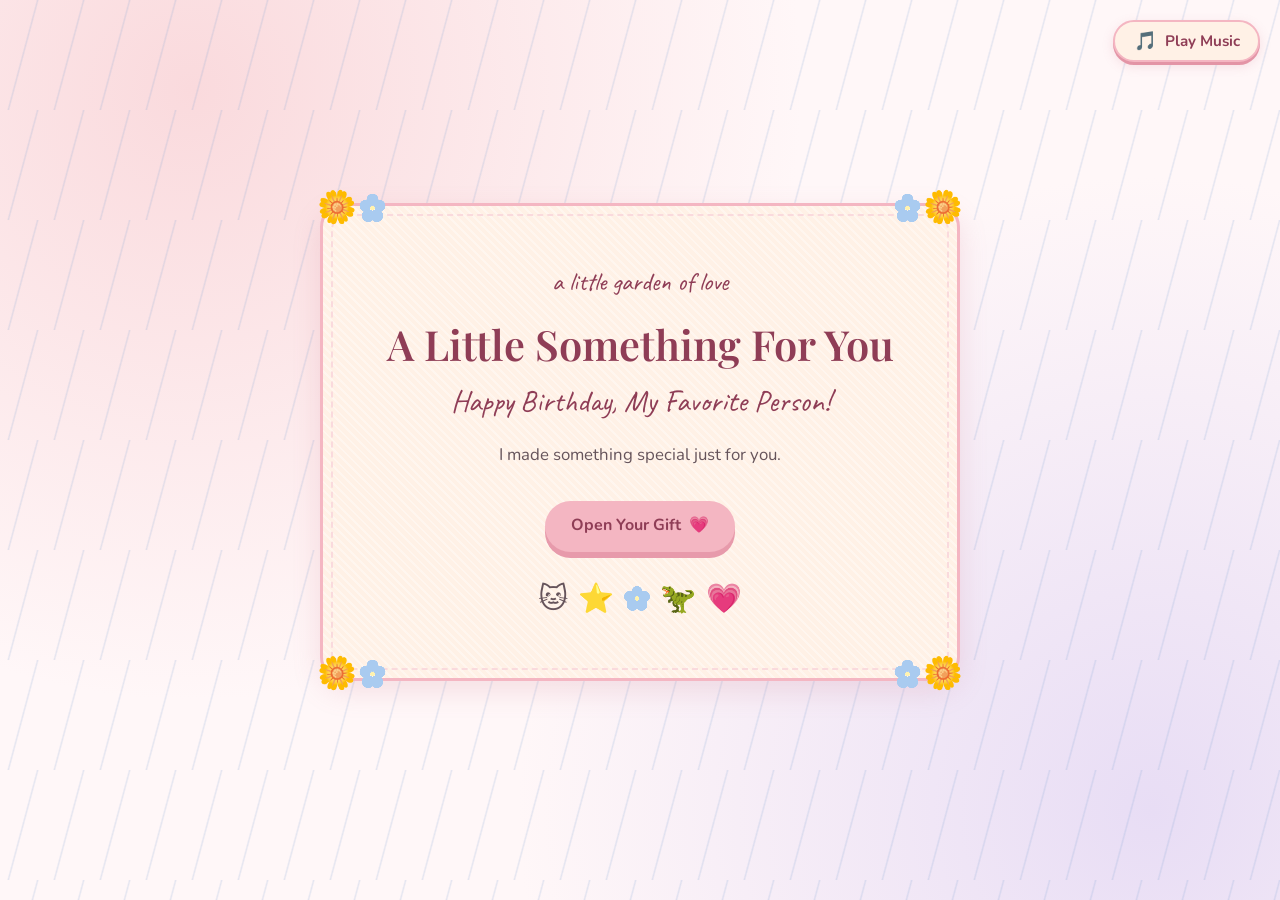
<file: index.html>
<!DOCTYPE html>
<html lang="en">
  <head>
    <meta charset="utf-8">
    <meta name="viewport" content="width=device-width, initial-scale=1">
    <link rel="preconnect" href="https://fonts.googleapis.com">
    <link rel="preconnect" href="https://fonts.gstatic.com" crossorigin>
    <link href="https://fonts.googleapis.com/css2?family=Caveat:wght@500;600&family=Nunito:wght@400;600;700&family=Playfair+Display:wght@500;600&display=swap" rel="stylesheet">
    <link rel="stylesheet" href="css/style.css">
    <title>A Little Something For You</title>
  </head>
  
  <body>
    <audio id="backgroundMusic" loop preload="auto">
      <source src="assets/music/background-music.mp3" type="audio/mpeg">
    </audio>
    <button id="musicButton" class="music-toggle" type="button" aria-label="Play background music">
      <span class="music-icon" aria-hidden="true">🎵</span>
      <span class="music-label">Play Music</span>
    </button>
    <div class="rain" aria-hidden="true"></div>
    <div class="petals" aria-hidden="true">
    <span class="petal" style="--x:8%;--d:11s;--delay:0s"></span><span class="petal" style="--x:22%;--d:14s;--delay:3s"></span>
    <span class="petal" style="--x:38%;--d:12s;--delay:6s"></span><span class="petal" style="--x:55%;--d:15s;--delay:1s"></span>
    <span class="petal" style="--x:68%;--d:10s;--delay:4s"></span><span class="petal" style="--x:80%;--d:13s;--delay:7s"></span>
    <span class="petal" style="--x:92%;--d:12s;--delay:2s"></span><span class="petal" style="--x:46%;--d:16s;--delay:9s"></span>
    </div>
    <main class="page">
      <section class="card" aria-labelledby="t">
        <div class="corner tl sway" aria-hidden="true">🌼<span class="fmn"></span></div>
        <div class="corner tr sway" style="animation-delay:-1.5s" aria-hidden="true"><span class="fmn"></span>🌼</div>
        <div class="corner bl sway" style="animation-delay:-3s" aria-hidden="true">🌼<span class="fmn"></span></div>
        <div class="corner br sway" style="animation-delay:-2s" aria-hidden="true"><span class="fmn"></span>🌼</div>
        <p class="kicker rise" style="--t:.2s">a little garden of love</p>
        <h1 id="t" class="title rise" style="--t:.6s">A Little Something For You</h1>
        <p class="hand rise" style="--t:1s;font-size:1.9rem">Happy Birthday, My Favorite Person!</p>
        <p class="lead rise" style="--t:1.4s">I made something special just for you.</p>
        <div class="rise" style="--t:1.8s"><a class="btn" href="gallery.html">Open Your Gift <span class="heart" aria-hidden="true">💗</span></a></div>
        <div class="flower-row rise" style="--t:2.2s;margin:var(--s3) 0 0" aria-hidden="true">
          <span class="deco float">🐱</span><span class="deco wiggle">⭐</span><span class="fmn"></span><span class="deco float" style="animation-delay:-2s">🦖</span><span class="deco wiggle">💗</span>
        </div>
      </section>
    </main>

    <script src="js/music.js"></script>
  </body>
</html>
</file>
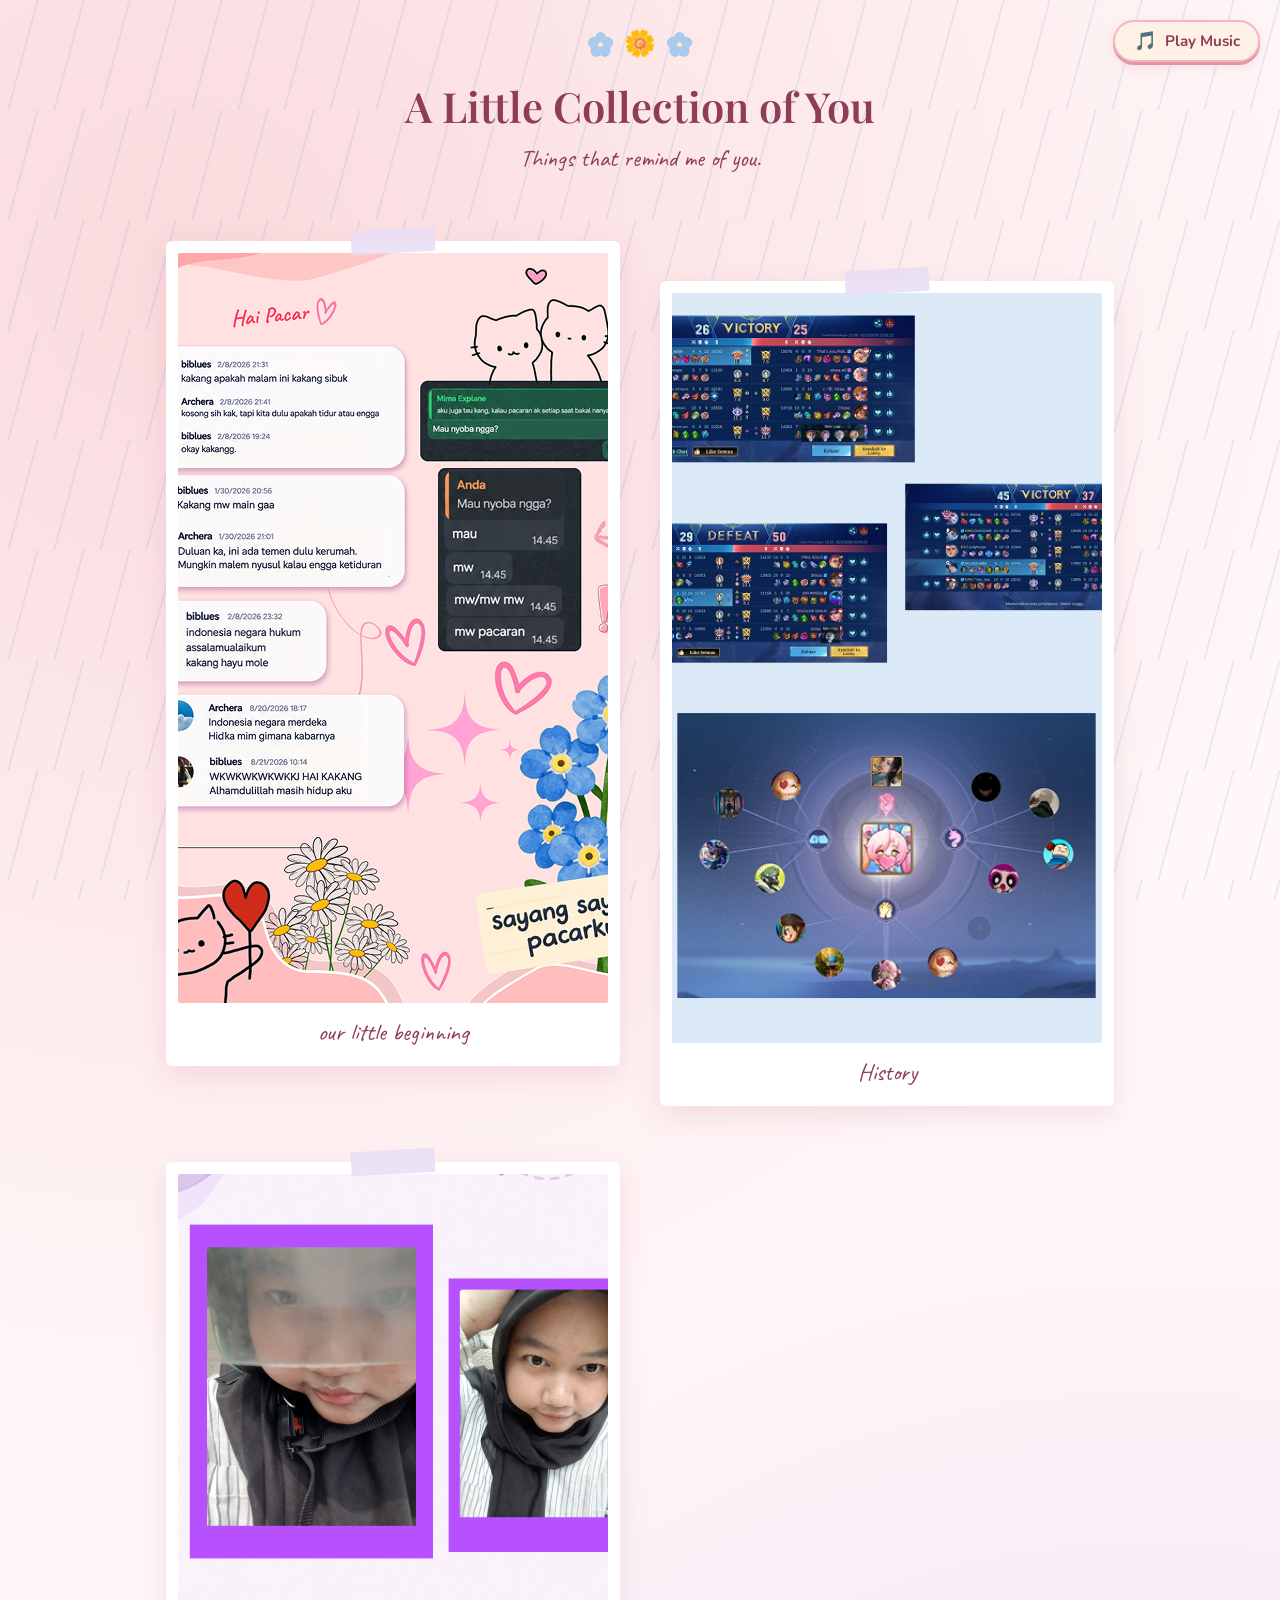
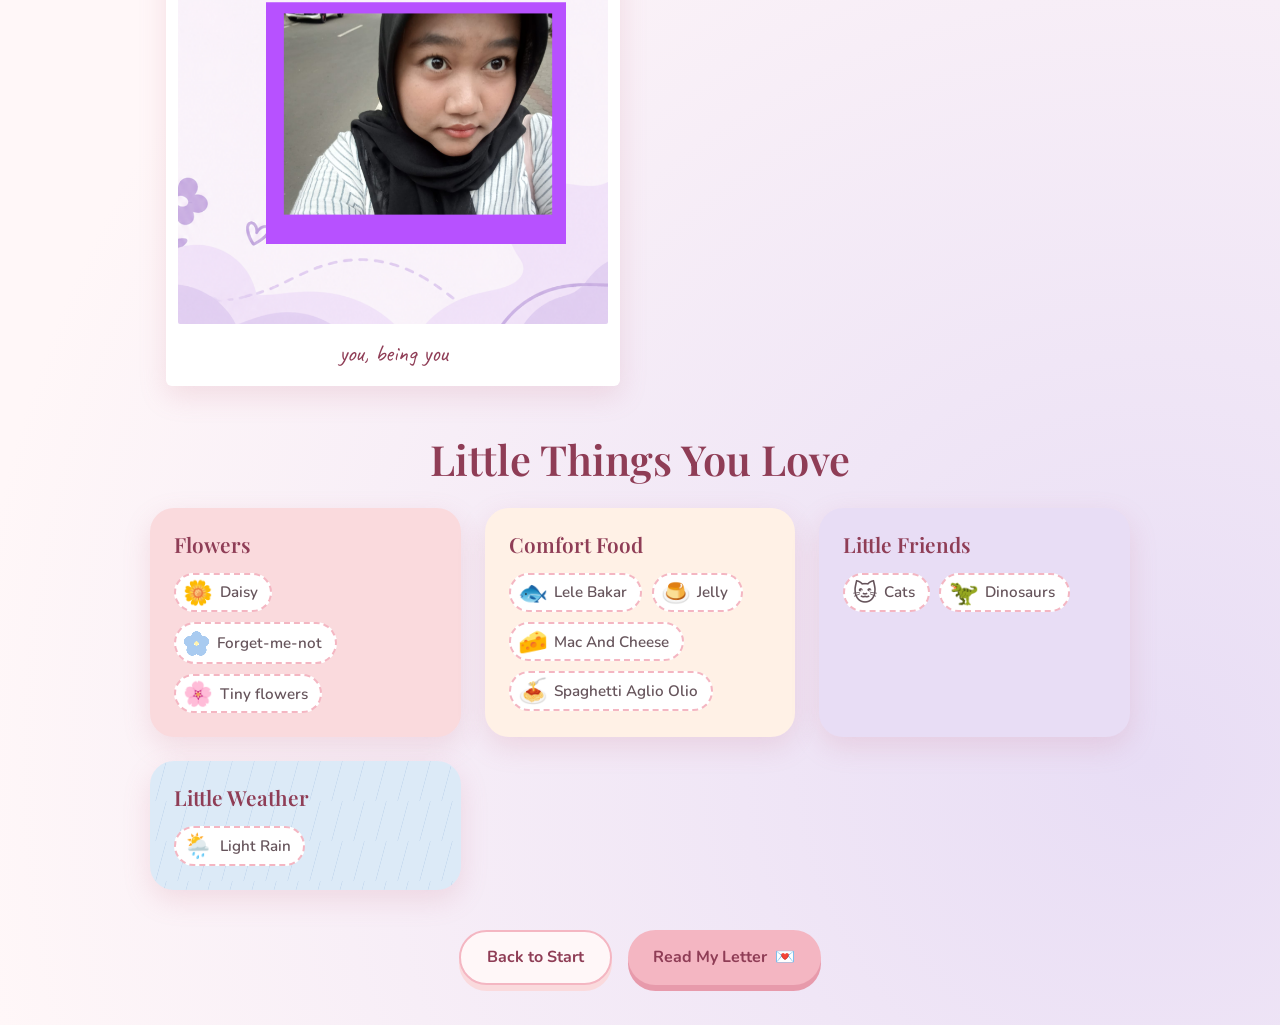
<file: gallery.html>
<!DOCTYPE html>
<html lang="en">
  <head>
    <meta charset="utf-8">
    <meta name="viewport" content="width=device-width, initial-scale=1">
    <link rel="preconnect" href="https://fonts.googleapis.com">
    <link rel="preconnect" href="https://fonts.gstatic.com" crossorigin>
    <link href="https://fonts.googleapis.com/css2?family=Caveat:wght@500;600&family=Nunito:wght@400;600;700&family=Playfair+Display:wght@500;600&display=swap" rel="stylesheet">
    <link rel="stylesheet" href="css/style.css">
    <title>A Little Collection of You</title>
  </head>
  <body>
    <audio id="backgroundMusic" loop preload="auto">
        <source src="assets/music/background-music.mp3" type="audio/mpeg">
    </audio>
    <button id="musicButton" class="music-toggle" type="button" aria-label="Play background music">
      <span class="music-icon" aria-hidden="true">🎵</span>
      <span class="music-label">Play Music</span>
    </button>
    <div class="rain" aria-hidden="true"></div>
    <div class="petals" aria-hidden="true">
    <span class="petal" style="--x:8%;--d:11s;--delay:0s"></span><span class="petal" style="--x:22%;--d:14s;--delay:3s"></span>
    <span class="petal" style="--x:38%;--d:12s;--delay:6s"></span><span class="petal" style="--x:55%;--d:15s;--delay:1s"></span>
    <span class="petal" style="--x:68%;--d:10s;--delay:4s"></span><span class="petal" style="--x:80%;--d:13s;--delay:7s"></span>
    <span class="petal" style="--x:92%;--d:12s;--delay:2s"></span><span class="petal" style="--x:46%;--d:16s;--delay:9s"></span>
    </div>
    <main class="page" style="justify-content:flex-start">
      <header class="head wide">
        <div class="flower-row" aria-hidden="true"><span class="fmn"></span><span class="sway">🌼</span><span class="fmn"></span></div>
        <h1 class="title rise">A Little Collection of You</h1>
        <p class="hand rise" style="--t:.4s">Things that remind me of you.</p>
      </header>

      <!-- Ganti foto: taruh file dengan nama yang sama di assets/images/ dan edit caption/alt -->
      <ul class="polaroids wide">
        <li><figure class="polaroid rise" style="--t:.3s"><img src="assets/images/photo-1.png" alt="Foto kenangan pertama (ganti dengan deskripsi foto)" width="600" height="750"><figcaption>our little beginning</figcaption></figure></li>
        <li><figure class="polaroid rise" style="--t:.6s"><img src="assets/images/photo-2.png" alt="Foto kenangan kedua (ganti dengan deskripsi foto)" width="600" height="750"><figcaption>History</figcaption></figure></li>
        <li><figure class="polaroid rise" style="--t:.9s"><img src="assets/images/photo-3.png" alt="Foto kenangan ketiga (ganti dengan deskripsi foto)" width="600" height="750"><figcaption>you, being you</figcaption></figure></li>
        <!-- <li><figure class="polaroid rise" style="--t:1.2s"><img src="assets/images/photo-4.jpg" alt="Foto kenangan keempat (ganti dengan deskripsi foto)" width="600" height="750"><figcaption>my favorite day</figcaption></figure></li> -->
      </ul>

      <section class="wide" aria-labelledby="loves">
        <h2 id="loves" class="title" style="text-align:center;margin-bottom:var(--s3)">Little Things You Love</h2>
        <div class="loves">
          <article class="love flowers">
            <h3>Flowers</h3>
            <ul class="stickers">
              <li class="sticker"><span class="em">🌼</span>Daisy</li>
              <li class="sticker"><span class="fmn"></span>Forget-me-not</li>
              <li class="sticker"><span class="em">🌸</span>Tiny flowers</li>
            </ul>
          </article>
          <article class="love food">
            <h3>Comfort Food</h3>
            <ul class="stickers">
              <li class="sticker"><span class="em">🐟</span>Lele Bakar</li>
              <li class="sticker"><span class="em">🍮</span>Jelly</li>
              <li class="sticker"><span class="em">🧀</span>Mac And Cheese</li>
              <li class="sticker"><span class="em">🍝</span>Spaghetti Aglio Olio</li>
            </ul>
          </article>
          <article class="love friends">
            <h3>Little Friends</h3>
            <ul class="stickers">
              <li class="sticker"><span class="em">🐱</span>Cats</li>
              <li class="sticker"><span class="em">🦖</span>Dinosaurs</li>
            </ul>
          </article>
          <article class="love weather">
            <div class="mini-rain" aria-hidden="true"></div>
            <h3>Little Weather</h3>
            <ul class="stickers">
              <li class="sticker"><span class="em">🌦️</span>Light Rain</li>
            </ul>
          </article>
        </div>
      </section>

      <nav class="nav" aria-label="Page navigation">
        <a class="btn ghost" href="index.html">Back to Start</a>
        <a class="btn" href="letter.html">Read My Letter <span class="heart" aria-hidden="true">💌</span></a>
      </nav>
    </main>
    <script src="js/music.js"></script>
  </body>
</html>
</file>
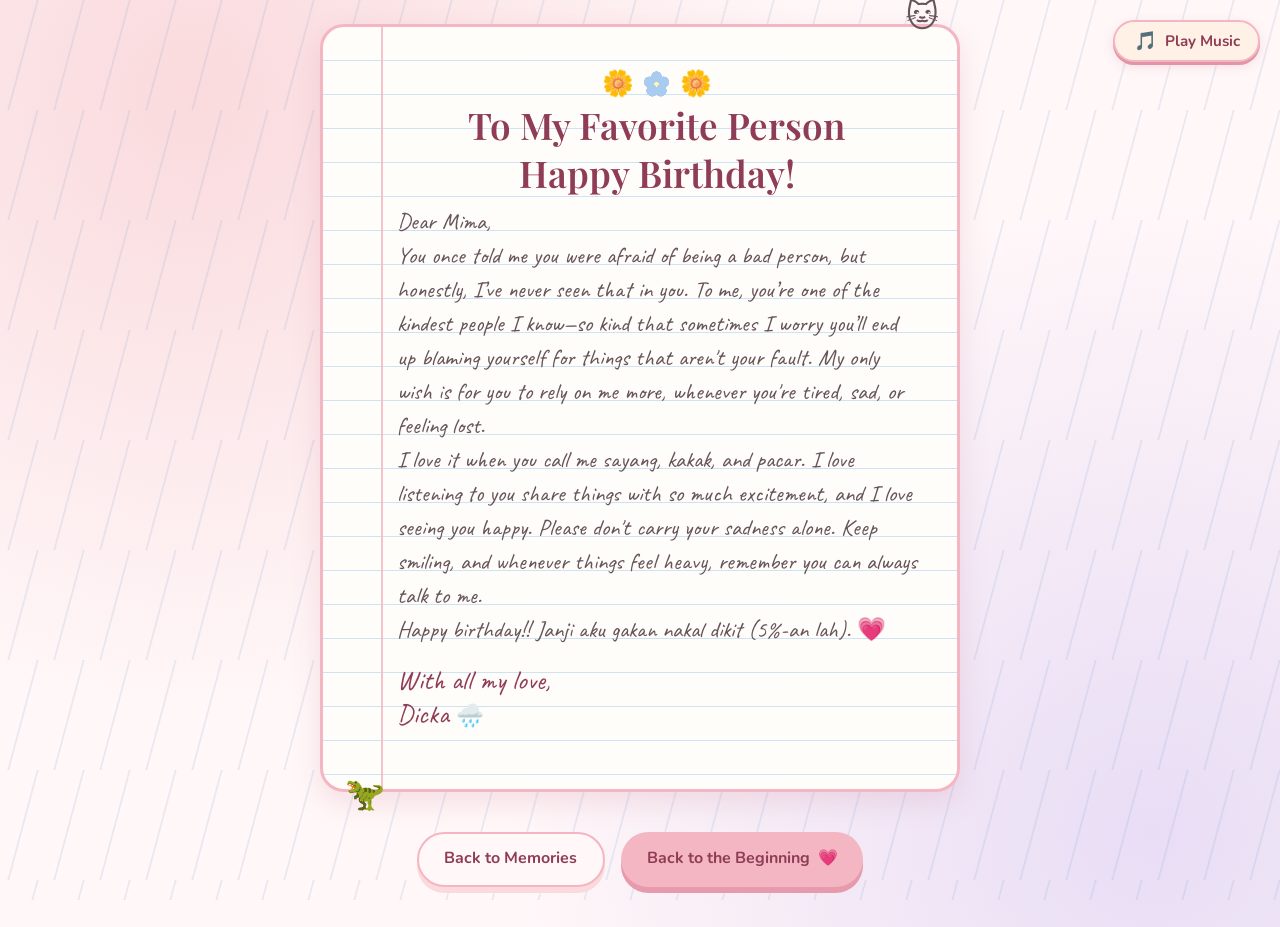
<file: letter.html>
<!DOCTYPE html>
<html lang="en">
  <head>
    <meta charset="utf-8">
    <meta name="viewport" content="width=device-width, initial-scale=1">
    <link rel="preconnect" href="https://fonts.googleapis.com">
    <link rel="preconnect" href="https://fonts.gstatic.com" crossorigin>
    <link href="https://fonts.googleapis.com/css2?family=Caveat:wght@500;600&family=Nunito:wght@400;600;700&family=Playfair+Display:wght@500;600&display=swap" rel="stylesheet">
    <link rel="stylesheet" href="css/style.css">
    <title>To My Favorite Person</title>
  </head>
  <body>
    <audio id="backgroundMusic" loop preload="auto">
      <source src="assets/music/background-music.mp3" type="audio/mpeg">
    </audio>
    <button id="musicButton" class="music-toggle" type="button" aria-label="Play background music">
      <span class="music-icon" aria-hidden="true">🎵</span>
      <span class="music-label">Play Music</span>
    </button>
    <div class="rain" aria-hidden="true"></div>
    <div class="petals" aria-hidden="true">
      <span class="petal" style="--x:8%;--d:11s;--delay:0s"></span><span class="petal" style="--x:22%;--d:14s;--delay:3s"></span>
      <span class="petal" style="--x:38%;--d:12s;--delay:6s"></span><span class="petal" style="--x:55%;--d:15s;--delay:1s"></span>
      <span class="petal" style="--x:68%;--d:10s;--delay:4s"></span><span class="petal" style="--x:80%;--d:13s;--delay:7s"></span>
      <span class="petal" style="--x:92%;--d:12s;--delay:2s"></span><span class="petal" style="--x:46%;--d:16s;--delay:9s"></span>
    </div>
    <main class="page">
      <article class="letter rise" aria-labelledby="t">
        <span class="perch cat wiggle" aria-hidden="true">🐱</span>
        <span class="perch dino wiggle" style="animation-delay:-2s" aria-hidden="true">🦖</span>
        <div class="flower-row" style="margin:0" aria-hidden="true"><span class="sway">🌼</span><span class="fmn"></span><span class="sway" style="animation-delay:-2s">🌼</span></div>
        <h1 id="t">To My Favorite Person<br>Happy Birthday!</h1>
        <!-- EDIT: tulis pesanmu di antara tag <p> berikut -->
        <div class="body">
          <p>Dear Mima,</p>
          <p>You once told me you were afraid of being a bad person, but honestly, I’ve never seen that in you. To me, you’re one of the kindest people I know—so kind that sometimes I worry you’ll end up blaming yourself for things that aren't your fault. My only wish is for you to rely on me more, whenever you're tired, sad, or feeling lost.</p>
          <p>I love it when you call me sayang, kakak, and pacar. I love listening to you share things with so much excitement, and I love seeing you happy. Please don't carry your sadness alone. Keep smiling, and whenever things feel heavy, remember you can always talk to me.</p>
          <p>Happy birthday!! Janji aku gakan nakal dikit (5%-an lah). <span aria-hidden="true">💗</span></p>
        </div>
        <p class="sign">With all my love,<br>Dicka <span class="float deco" style="font-size:1.4rem" aria-hidden="true">🌧️</span></p>
      </article>
      <nav class="nav" aria-label="Page navigation">
        <a class="btn ghost" href="gallery.html">Back to Memories</a>
        <a class="btn" href="index.html">Back to the Beginning <span class="heart" aria-hidden="true">💗</span></a>
      </nav>
    </main>
    <script src="js/music.js"></script>
  </body>
</html>
</file>
<file: css/style.css>
/* A Little Garden of Love — style.css (HTML + CSS only) */
:root{
  --bg:#FFF7F8; --pink:#F4B6C2; --soft:#FADADD; --cream:#FFF1E6;
  --lav:#E8DDF5; --blue:#DCEAF7; --sage:#DDE8D5; --text:#66545B; --rose:#8F3D56;
  --f-head:"Playfair Display",Georgia,serif;
  --f-body:"Nunito",system-ui,-apple-system,"Segoe UI",sans-serif;
  --f-hand:"Caveat","Segoe Print","Comic Sans MS",cursive;
  --s1:.5rem; --s2:1rem; --s3:1.5rem; --s4:2.5rem; --radius:24px;
  --shadow:0 10px 28px rgba(201,111,134,.18);
}
*,*::before,*::after{box-sizing:border-box}
html{scroll-behavior:smooth}
body{margin:0;min-height:100dvh;font-family:var(--f-body);color:var(--text);line-height:1.6;
  background:radial-gradient(circle at 15% 10%,var(--soft),transparent 45%),
             radial-gradient(circle at 90% 90%,var(--lav),transparent 45%),var(--bg);
  overflow-x:hidden}
h1,h2,h3{font-family:var(--f-head);font-weight:600;line-height:1.2;margin:0 0 var(--s1)}
p{margin:0 0 var(--s2)}
a{color:var(--rose)}
:focus-visible{outline:3px solid var(--rose);outline-offset:3px;border-radius:8px}
.hand{font-family:var(--f-hand);font-size:1.5rem;color:var(--rose)}

/* ---------- Layout ---------- */
.page{position:relative;z-index:1;min-height:100dvh;display:flex;flex-direction:column;align-items:center;
  justify-content:center;padding:var(--s3) var(--s2) var(--s4);gap:var(--s3)}
.card{position:relative;width:min(100%,640px);padding:var(--s4) var(--s3);text-align:center;
  background:var(--cream);border:3px solid var(--pink);border-radius:var(--radius);box-shadow:var(--shadow);
  background-image:repeating-linear-gradient(45deg,rgba(255,255,255,.35) 0 2px,transparent 2px 6px)}
.card::after{content:"";position:absolute;inset:8px;border:2px dashed var(--soft);border-radius:calc(var(--radius) - 8px);pointer-events:none}
.card>*{position:relative;z-index:1}

/* ---------- Flowers ---------- */
.fmn{display:inline-block;width:1.7rem;aspect-ratio:1;flex:none;
  background:radial-gradient(circle at 50% 50%,#FFF3B0 0 11%,transparent 12%),
    radial-gradient(circle at 50% 24%,#A9CBF0 0 21%,transparent 22%),
    radial-gradient(circle at 76% 43%,#A9CBF0 0 21%,transparent 22%),
    radial-gradient(circle at 66% 74%,#A9CBF0 0 21%,transparent 22%),
    radial-gradient(circle at 34% 74%,#A9CBF0 0 21%,transparent 22%),
    radial-gradient(circle at 24% 43%,#A9CBF0 0 21%,transparent 22%)}
.flower-row{display:flex;justify-content:center;align-items:center;gap:.6rem;font-size:1.6rem;margin:0 0 var(--s2)}
.corner{position:absolute;z-index:2;font-size:2rem;line-height:1;display:flex;gap:2px;transform-origin:50% 100%}
.corner.tl{top:-14px;left:-6px}.corner.tr{top:-14px;right:-6px}
.corner.bl{bottom:-12px;left:-6px}.corner.br{bottom:-12px;right:-6px}
.sway{animation:sway 5s ease-in-out infinite;transform-origin:50% 100%}
.float{animation:float 6s ease-in-out infinite}
.wiggle{animation:wiggle 4s ease-in-out infinite}
.deco{display:inline-block;font-size:1.8rem}

/* ---------- Text & buttons ---------- */
.kicker{font-family:var(--f-hand);font-size:1.6rem;color:var(--rose)}
.title{font-size:clamp(1.7rem,6.5vw,2.6rem);color:var(--rose)}
.lead{font-size:1.05rem;max-width:34ch;margin-inline:auto}
.btn{display:inline-flex;align-items:center;gap:.5rem;margin-top:var(--s2);padding:.8rem 1.6rem;
  background:var(--pink);color:var(--rose);font-weight:700;text-decoration:none;border-radius:999px;
  box-shadow:0 6px 0 #e79aab;transition:transform .25s,box-shadow .25s}
.btn:hover,.btn:focus-visible{transform:translateY(-4px);box-shadow:0 10px 0 #e79aab}
.btn .heart{display:inline-block;animation:beat 1.6s ease-in-out infinite}
.btn.ghost{background:var(--bg);box-shadow:0 6px 0 var(--soft);border:2px solid var(--pink)}
.nav{display:flex;flex-wrap:wrap;gap:var(--s2);justify-content:center}

/* ---------- Music Control Button ---------- */
#musicButton, .music-toggle {
  position: fixed;
  top: 1.25rem;
  right: 1.25rem;
  z-index: 9999;
  display: inline-flex;
  align-items: center;
  gap: 0.5rem;
  padding: 0.55rem 1.15rem;
  background: var(--cream);
  color: var(--rose);
  font-family: var(--f-body);
  font-size: 0.95rem;
  font-weight: 700;
  border: 2px solid var(--pink);
  border-radius: 999px;
  box-shadow: 0 4px 12px rgba(201, 111, 134, 0.18), 0 3px 0 #e79aab;
  cursor: pointer;
  transition: transform 0.2s ease, box-shadow 0.2s ease, background-color 0.2s ease, border-color 0.2s ease;
  user-select: none;
  -webkit-user-select: none;
}
#musicButton:hover, .music-toggle:hover {
  transform: translateY(-2px);
  box-shadow: 0 6px 16px rgba(201, 111, 134, 0.25), 0 5px 0 #e79aab;
  background: #ffffff;
}
#musicButton:active, .music-toggle:active {
  transform: translateY(2px);
  box-shadow: 0 2px 4px rgba(201, 111, 134, 0.2), 0 1px 0 #e79aab;
}
.music-toggle .music-icon {
  display: inline-block;
  font-size: 1.15rem;
  line-height: 1;
  transition: transform 0.2s ease;
}
.music-toggle.is-playing {
  background: var(--soft);
  border-color: var(--pink);
}
.music-toggle.is-playing .music-icon {
  animation: musicBeat 1.4s ease-in-out infinite;
}
@keyframes musicBeat {
  0%, 100% { transform: scale(1) rotate(0deg); }
  25% { transform: scale(1.18) rotate(-8deg); }
  75% { transform: scale(1.18) rotate(8deg); }
}
@media (max-width: 480px) {
  #musicButton, .music-toggle {
    top: 0.8rem;
    right: 0.8rem;
    padding: 0.45rem 0.85rem;
    font-size: 0.85rem;
    gap: 0.35rem;
  }
}

/* ---------- Gallery ---------- */
.wide{width:min(100%,980px)}
.head{text-align:center}
.polaroids{display:grid;gap:var(--s4) var(--s3);grid-template-columns:1fr;padding:var(--s3) var(--s2);margin:0;list-style:none}
.polaroid{--r:-2deg;position:relative;margin:0;padding:12px 12px 14px;background:#fff;border-radius:6px;
  box-shadow:var(--shadow);transform:rotate(var(--r));transition:transform .3s,box-shadow .3s}
.polaroids li:nth-child(even) .polaroid{--r:2.5deg}.polaroids li:nth-child(3) .polaroid{--r:-1deg}.polaroids li:nth-child(4) .polaroid{--r:3deg}
.polaroid:hover{transform:rotate(var(--r)) translateY(-8px);box-shadow:0 16px 34px rgba(201,111,134,.28)}
.polaroid::before{content:"";position:absolute;top:-12px;left:50%;width:84px;height:24px;translate:-50% 0;
  background:rgba(232,221,245,.85);transform:rotate(-3deg)}
.polaroid img{display:block;width:100%;aspect-ratio:4/5;object-fit:cover;background:var(--soft);border-radius:2px}
.polaroid figcaption{font-family:var(--f-hand);font-size:1.5rem;text-align:center;padding-top:10px;color:var(--rose)}
.loves{display:grid;gap:var(--s3);grid-template-columns:repeat(auto-fit,minmax(250px,1fr))}
.love{position:relative;padding:var(--s3);border-radius:var(--radius);box-shadow:var(--shadow);overflow:hidden;transition:transform .3s}
.love:hover{transform:translateY(-6px)}
.love h3{font-size:1.3rem;color:var(--rose);position:relative}
.love.flowers{background:var(--soft)}.love.food{background:var(--cream)}
.love.friends{background:var(--lav)}.love.weather{background:var(--blue)}
.stickers{position:relative;display:flex;flex-wrap:wrap;gap:.6rem;list-style:none;margin:var(--s2) 0 0;padding:0}
.sticker{display:flex;align-items:center;gap:.4rem;padding:.35rem .8rem .35rem .45rem;background:#fff;
  border:2px dashed var(--pink);border-radius:999px;font-weight:600;font-size:.95rem}
.sticker .em{font-size:1.5rem;line-height:1}
.love .sticker:nth-child(odd){animation:wiggle 5s ease-in-out infinite}
.love .sticker:nth-child(even){animation:wiggle 6s ease-in-out -2s infinite}
.mini-rain{position:absolute;inset:0;opacity:.5;pointer-events:none;
  background:linear-gradient(105deg,transparent 48%,rgba(120,160,210,.45) 50%,transparent 52%) 0 0/22px 40px;
  animation:rain 1.2s linear infinite}

/* ---------- Letter ---------- */
.letter{width:min(100%,640px);text-align:left;padding:var(--s3) var(--s2) var(--s3) 3.2rem;background-color:#fffdf9;
  background-image:repeating-linear-gradient(transparent 0 33px,rgba(169,203,240,.55) 33px 34px);
  line-height:34px;border-radius:var(--radius);border:3px solid var(--pink);box-shadow:var(--shadow);position:relative}
.letter::before{content:"";position:absolute;top:0;bottom:0;left:2.4rem;border-left:2px solid rgba(244,182,194,.8)}
.letter h1{font-size:clamp(1.6rem,6vw,2.3rem);line-height:1.3;color:var(--rose);text-align:center;margin:0 0 var(--s1)}
.letter .body{font-family:var(--f-hand);font-size:1.45rem}
.letter .body p{margin:0}
.sign{font-family:var(--f-hand);font-size:1.7rem;color:var(--rose);margin-top:var(--s2)}
.perch{position:absolute;font-size:2rem;line-height:1}
.perch.cat{top:-26px;right:18px}.perch.dino{bottom:-22px;left:22px}

/* ---------- Background effects ---------- */
.rain{position:fixed;inset:0;z-index:0;pointer-events:none;opacity:.4;
  background:linear-gradient(105deg,transparent 48%,rgba(120,160,210,.5) 50%,transparent 52%) 0 0/46px 110px;
  animation:rain 1.8s linear infinite}
.petals{position:fixed;inset:0;z-index:0;pointer-events:none;overflow:hidden}
.petal{position:absolute;top:-6%;left:var(--x);width:12px;height:16px;background:var(--pink);
  border-radius:80% 0 80% 0;opacity:.8;animation:fall var(--d) linear var(--delay) infinite}
.petal:nth-child(3n){background:var(--lav)}.petal:nth-child(4n){background:var(--soft);width:9px;height:12px}

/* ---------- Entrance ---------- */
.rise{opacity:0;animation:rise .9s ease forwards;animation-delay:var(--t,0s)}

/* ---------- Keyframes ---------- */
@keyframes sway{0%,100%{transform:rotate(-6deg)}50%{transform:rotate(6deg)}}
@keyframes float{0%,100%{transform:translateY(0)}50%{transform:translateY(-10px)}}
@keyframes wiggle{0%,100%{transform:rotate(-3deg)}50%{transform:rotate(3deg)}}
@keyframes beat{0%,100%{transform:scale(1)}50%{transform:scale(1.25)}}
@keyframes rise{from{opacity:0;transform:translateY(14px)}to{opacity:1;transform:none}}
@keyframes rain{to{background-position:-23px 110px}}
@keyframes fall{0%{transform:translate(0,0) rotate(0)}50%{transform:translate(30px,55vh) rotate(180deg)}
  100%{transform:translate(-20px,112vh) rotate(360deg)}}

/* ---------- Larger screens ---------- */
@media (min-width:640px){
  .card{padding:3.5rem 3rem}
  .polaroids{grid-template-columns:repeat(2,1fr)}
  .polaroids li:nth-child(even){margin-top:var(--s4)}
  .letter{padding:var(--s4) var(--s4) var(--s4) 4.6rem}
  .letter::before{left:3.6rem}
}
@media (min-width:960px){.polaroids{gap:3.5rem 2.5rem}}

/* ---------- Reduced motion ---------- */
@media (prefers-reduced-motion:reduce){
  *,*::before,*::after{animation:none!important;transition:none!important}
  .rise{opacity:1}.petals,.rain,.mini-rain{display:none}
  .music-toggle.is-playing .music-icon{animation:none!important}
}
</file>
